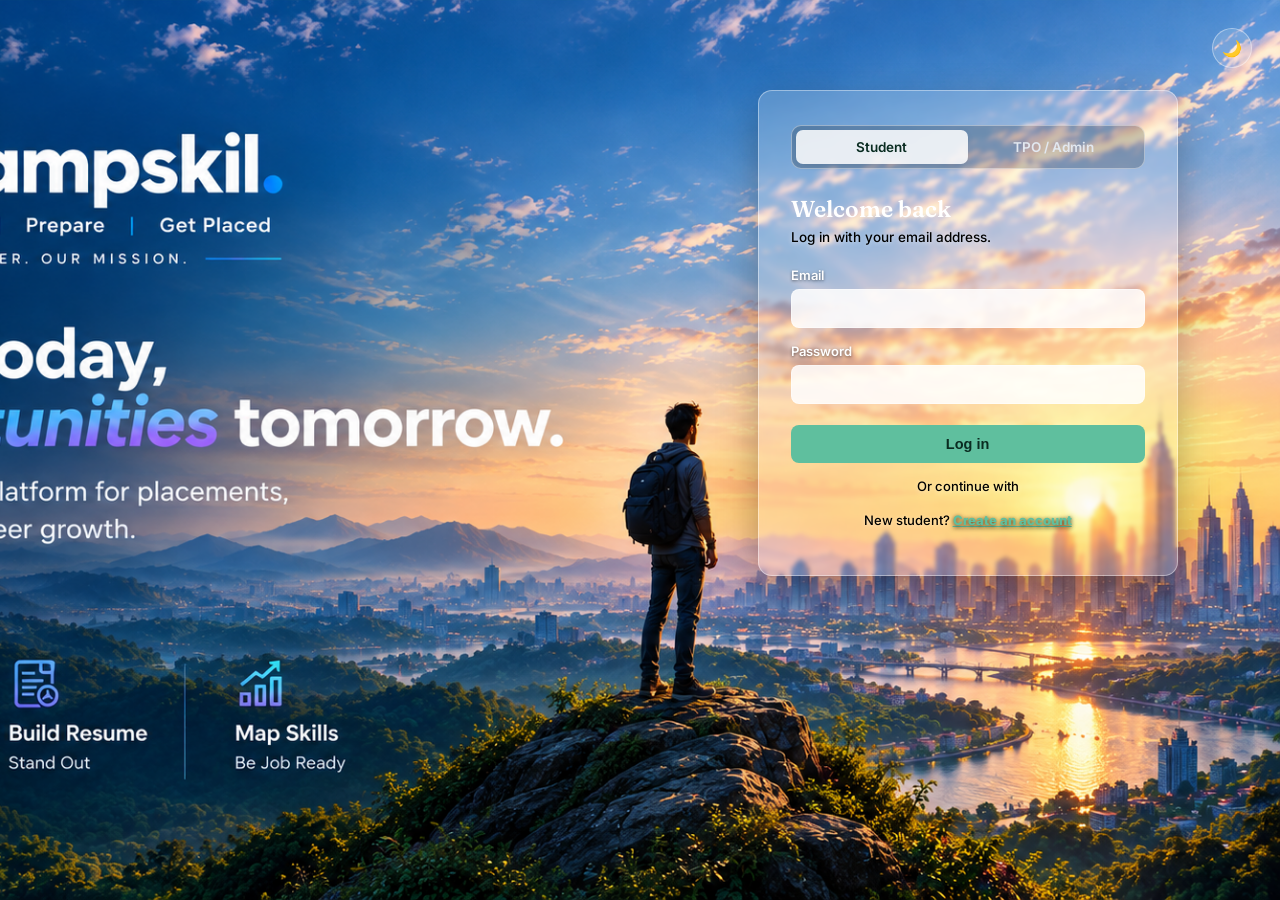
<file: TEST 3.1/index.html>
<!DOCTYPE html>
<html lang="en" data-theme="light">
<head>
<meta charset="UTF-8">
<meta name="viewport" content="width=device-width, initial-scale=1.0">
<title>Campskil.</title>
<link rel="preconnect" href="https://fonts.googleapis.com">
<link href="https://fonts.googleapis.com/css2?family=Fraunces:ital,wght@0,400;0,600;1,500&family=Inter:wght@400;500;600;700&display=swap" rel="stylesheet">
<script src="https://accounts.google.com/gsi/client" async></script>
<link rel="stylesheet" href="style.css">
</head>
<body>
  
<button class="theme-toggle" id="themeToggle" aria-label="Toggle theme">🌙</button>

<main class="glass-card" id="authCard">
  <div class="segmented" id="roleSwitch">
    <button class="seg-btn active" data-role="student">Student</button>
    <button class="seg-btn" data-role="admin">TPO / Admin</button>
  </div>

  <!-- STUDENT SECTION -->
  <div class="role-section active" id="studentSection">

    <form class="auth-form active" id="studentLoginForm" novalidate>
      <h2 class="form-title">Welcome back</h2>
      <p class="form-sub">Log in with your email address.</p>
      <div class="error-box" id="studentLoginError"></div>
      
      <div class="field">
        <label>Email</label>
        <input type="email" id="slEmail" required>
      </div>
      <div class="field">
        <label>Password</label>
        <input type="password" id="slPassword" required>
      </div>
      <button type="submit" class="btn-primary">Log in</button>

      <div class="switch-line" style="margin: 15px 0;">Or continue with</div>
      <div id="g_id_onload"
           data-client_id="YOUR_CLIENT_ID_HERE.apps.googleusercontent.com"
           data-context="signin"
           data-ux_mode="popup"
           data-callback="handleGoogleLogin"
           data-auto_prompt="false">
      </div>
      <div class="g_id_signin"
           data-type="standard"
           data-shape="rectangular"
           data-theme="outline"
           data-text="signin_with"
           data-size="large"
           data-logo_alignment="center">
      </div>

      <p class="switch-line">New student? <a id="toStudentRegister">Create an account</a></p>
    </form>

    <form class="auth-form" id="studentRegisterForm" novalidate>
      <h2 class="form-title">Create your account</h2>
      <p class="form-sub">Takes under a minute.</p>
      <div class="error-box" id="studentRegError"></div>
      <div class="success-box" id="studentRegSuccess"></div>
      <div class="field"><label>Full name</label><input type="text" id="srName" required></div>
      <div class="field"><label>Enrollment number</label><input type="text" id="srEnrollment" maxlength="16" required>
        <div class="hint">Exactly 16 characters</div></div>
      <div class="field"><label>Email</label><input type="email" id="srEmail" required></div>
      <div class="field"><label>Phone number</label><input type="text" id="srPhone" maxlength="10" required>
        <div class="hint">10 digits</div></div>
      <div class="row2">
        <div class="field"><label>Branch</label>
          <select id="srBranch">
            <option value="cse-aiml">CSE (AI &amp; ML)</option>
            <option value="cse">CSE</option>
            <option value="EE">EE</option>
            <option value="it">IT</option>
          </select>
        </div>
        <div class="field"><label>Year</label>
          <select id="srYear">
            <option value="First Year">First Year</option>
            <option value="Second Year">Second Year</option>
            <option value="Third Year">Third Year</option>
            <option value="Final Year">Final Year</option>
          </select>
        </div>
      </div>
      <div class="field"><label>CGPA</label><input type="number" step="0.01" min="0" max="10" id="srCgpa" required></div>
      <div class="row2">
        <div class="field"><label>Password</label><input type="password" id="srPassword" required></div>
        <div class="field"><label>Confirm password</label><input type="password" id="srConfirm" required></div>
      </div>
      <button type="submit" class="btn-primary">Create account</button>
      <p class="switch-line">Already registered? <a id="toStudentLogin">Log in</a></p>
    </form>

  </div>

  <!-- ADMIN / TPO SECTION -->
  <div class="role-section" id="adminSection">

    <form class="auth-form active" id="adminLoginForm" novalidate>
      <h2 class="form-title">TPO Login</h2>
      <p class="form-sub">Log in with your authorized email.</p>
      <div class="error-box" id="adminLoginError"></div>
      <div class="field">
        <label>Email</label>
        <input type="email" id="alEmail" required>
      </div>
      <div class="field">
        <label>Password</label>
        <input type="password" id="alPassword" required>
      </div>
      <button type="submit" class="btn-primary">Log in</button>
      <p class="switch-line">First time or forgot? <a id="toAdminReset">Set your password</a></p>
    </form>

    <form class="auth-form" id="adminResetForm" novalidate>
      <h2 class="form-title">Set TPO Password</h2>
      <p class="form-sub">Restricted to authorized placement officers.</p>
      <div class="error-box" id="adminResetError"></div>
      <div class="success-box" id="adminResetSuccess"></div>
      <div class="field"><label>Authorized Email</label><input type="email" id="arEmail" required></div>
      <div class="row2">
        <div class="field"><label>New Password</label><input type="password" id="arPassword" required></div>
        <div class="field"><label>Confirm</label><input type="password" id="arConfirm" required></div>
      </div>
      <button type="submit" class="btn-primary">Save Password</button>
      <p class="switch-line">Back to <a id="toAdminLogin">Log in</a></p>
    </form>

  </div>

  <!-- DASHBOARD -->
  <div class="dashboard" id="dashboard">
    <h2 class="form-title" id="dashTitle">Welcome</h2>
    <p class="form-sub" id="dashSub"></p>
    <div id="dashBody"></div>
    <button class="btn-ghost" id="logoutBtn">Log out</button>
  </div>

</main>

<script src="script.js"></script>
</body>
</html>
</file>
<file: TEST 3.1/style.css>
:root {
  
  --bg: rgba(255, 255, 255, 0.2); 
  --surface: rgba(255, 255, 255, 0.85); 
  --text: #ffffff; 
  --muted: #e2e8f0;
  --border: rgba(255, 255, 255, 0.4); 
  --accent: #5FBF9E; 
  --accent-ink: #0A2C21;
  --good: #5FBF9E; 
  --bad: #E06C5A; 
}
html[data-theme="dark"]{
  --bg: rgba(0, 0, 0, 0.15); 
  --surface: rgba(20, 26, 40, 0.85); 
  --text: #EAEDF6; 
  --muted: #98A1BC;
  --border: rgba(234, 237, 246, 0.2); 
  --accent: #5FBF9E; 
  --accent-ink: #0A2C21;
  --good: #5FBF9E; 
  --bad: #E06C5A; 
}
*{box-sizing:border-box;}

body {
  margin: 0;
  min-height: 100vh;
  font-family: 'Inter', sans-serif;
  color: var(--text);
  background-image: url('IMG.png');
  background-size: cover;
  background-attachment:fixed ;
  background-position: right center;
  background-repeat: no-repeat;
  position: relative;
  transition: color .3s;
  display: flex ;
  justify-content: center;
  align-items: center;
}

.theme-toggle {
  position: absolute;
  top: 28px;
  right: 28px;
  background: rgba(255, 255, 255, 0.15);
  border: 1px solid var(--border);
  color: #EDEFF7;
  width: 40px;
  height: 40px;
  border-radius: 50%;
  cursor: pointer;
  font-size: 16px;
  display: flex;
  align-items: center;
  justify-content: center;
  z-index: 10;
}

/* Glassmorphism Card */
.glass-card {
  position: absolute;
  top: 10%;
  right: 8%;
  width: 100%;
  max-width: 420px;
  max-height: 80vh;
  overflow-y: auto;
  background: var(--bg);
  backdrop-filter: blur(2px);
  -webkit-backdrop-filter: blur(12px);
  border: 1px solid var(--border);
  border-radius: 14px;
  box-shadow: 0 16px 40px rgba(0, 0, 0, 0.3);
  padding: 34px 32px;
}

/* Hide scrollbar for the glass card */
.glass-card::-webkit-scrollbar { display: none; }
.glass-card { -ms-overflow-style: none; scrollbar-width: none; }

.segmented {
  display: flex;
  background: rgba(0, 0, 0, 0.2);
  border: 1px solid var(--border);
  border-radius: 10px;
  padding: 4px;
  margin-bottom: 26px;
}
.seg-btn {
  flex: 1; border: none; background: transparent; padding: 9px 0; border-radius: 7px;
  font-family: 'Inter', sans-serif; font-weight: 600; font-size: 13.5px;
  color: var(--muted); cursor: pointer; transition: .2s;
}
.seg-btn.active {
  background: var(--surface); color: var(--accent-ink); box-shadow: 0 2px 6px rgba(0,0,0,0.08);
}
html[data-theme="dark"] .seg-btn.active { color: var(--text); }

.role-section { display: none; }
.role-section.active { display: block; }
.auth-form { display: none; }
.auth-form.active { display: block; }

h2.form-title { font-family: 'Fraunces', serif; font-weight: 600; font-size: 23px; margin: 0 0 6px; }
.form-sub { color: #000000 ; font-size: 13.5px; margin: 0 0 22px; font-weight: 500; text-shadow: 0 1px 4px rgba(255, 255, 255, 0.5); }

.field { margin-bottom: 15px; }
.field label { display: block; font-size: 13px; font-weight: 600; margin-bottom: 6px; color: var(--text); text-shadow: 0 1px 3px rgba(0,0,0,0.5); }
.field input, .field select {
  width: 100%; padding: 10px 12px; border-radius: 8px;
  border: 1px solid var(--border); background: var(--surface);
  color: #121A2E; font-family: 'Inter', sans-serif; font-size: 14px;
}
html[data-theme="dark"] .field input, html[data-theme="dark"] .field select { color: var(--text); }
.field input:focus, .field select:focus { outline: 2px solid var(--accent); outline-offset: 1px; }
.row2 { display: grid; grid-template-columns: 1fr 1fr; gap: 12px; }
.hint { font-size: 11.5px; color: #000000; margin-top: 4px; font-weight: 500 ; text-shadow: 0 1px 2px rgba(255, 255, 255, 0.5); }

.btn-primary {
  width: 100%; padding: 11px 0; border-radius: 8px; border: none;
  background: var(--accent); color: var(--accent-ink);
  font-weight: 700; font-size: 14.5px; cursor: pointer; margin-top: 6px;
}
.btn-primary:hover { filter: brightness(1.05); }
.btn-ghost {
  width: 100%; padding: 11px 0; border-radius: 8px;
  border: 1px solid var(--border); background: rgba(255,255,255,0.1);
  color: var(--text); font-weight: 600; font-size: 14px; cursor: pointer; margin-top: 12px;
}

.switch-line { 
  text-align: center; 
  font-size: 13px; 
  color: #000000; 
  margin-top: 18px; 
  font-weight: 500;
  text-shadow: 0 1px 4px rgba(255, 255, 255, 0.5);
}

/* Keeps the clickable link styled with your green accent color but makes it bolder */
.switch-line a { 
  color: var(--accent); 
  text-decoration: underline; 
  font-weight: 800; 
  cursor: pointer; 
  text-shadow: 0 1px 4px rgba(0, 0, 0, 0.8); /* Dark shadow to make the green pop */
}

.error-box { background: rgba(184,66,52,0.8); border: 1px solid rgba(184,66,52,1); color: #fff; padding: 10px 12px; border-radius: 8px; font-size: 12.5px; margin-bottom: 16px; display: none; line-height: 1.5; }
.success-box { background: rgba(46,125,91,0.8); border: 1px solid rgba(46,125,91,1); color: #fff; padding: 10px 12px; border-radius: 8px; font-size: 12.5px; margin-bottom: 16px; display: none; }

.dashboard { display: none; }
.dashboard.show { display: block; }
.dash-badge { display: inline-block; padding: 4px 10px; border-radius: 20px; font-size: 12px; font-weight: 700; margin-top: 6px; }
.badge-good { background: rgba(46,125,91,0.3); color: #8BE4B6; }
.badge-bad { background: rgba(184,66,52,0.3); color: #FFA196; }
.dash-row { border-top: 1px solid var(--border); padding: 12px 0; font-size: 13.5px; display: flex; justify-content: space-between; color: var(--muted); text-shadow: 0 1px 2px rgba(0,0,0,0.5); }
.dash-row span:last-child { color: var(--text); font-weight: 600; }

/* --- TABLET & MOBILE RESPONSIVENESS --- */
@media (max-width: 900px) {
  /* 1. Stack the panes vertically instead of side-by-side */
  .split-layout {
    flex-direction: column;
  }
  
  /* 2. Give the background image a fixed height at the top so the logo remains visible */
  .image-pane {
    flex: none;
    height: 35vh; 
    background-position: center top; 
  }
  
  /* 3. Allow the form to take up the rest of the screen below the image */
  .form-pane {
    flex: none;
    min-height: 65vh;
    padding: 20px;
  }
}
/*added to make the ui adaptive*/
/* --- MOBILE & TABLET OPTIMIZATION --- */
@media (max-width: 900px) {
  body {
    /* 1. Frames the best part of the image for portrait screens */
    background-position: center bottom; 
    
    /* 2. Centers the login box instead of pushing it to the right side */
    justify-content: center; 
    align-items: center;
    
    /* 3. Adds global padding so the box doesn't touch the phone's physical edges */
    padding: 15px; 
  }

  .glass-card {
    /* 4. Fixes the bleeding edge shown in the screenshot */
    width: 100%;
    max-width: 400px; /* Keeps it proportional */
    margin: 0; /* Overrides any desktop positioning */
    box-sizing: border-box; /* Forces padding to stay inside the width */
    padding: 30px 20px !important; /* Tighter padding for small screens */
  }

  /* 5. Scales down the typography so words don't get cut off */
  .glass-card h2, 
  .glass-card h3 {
    font-size: 24px !important;
  }
  
  .glass-card p {
    font-size: 14px;
  }
}
</file>
